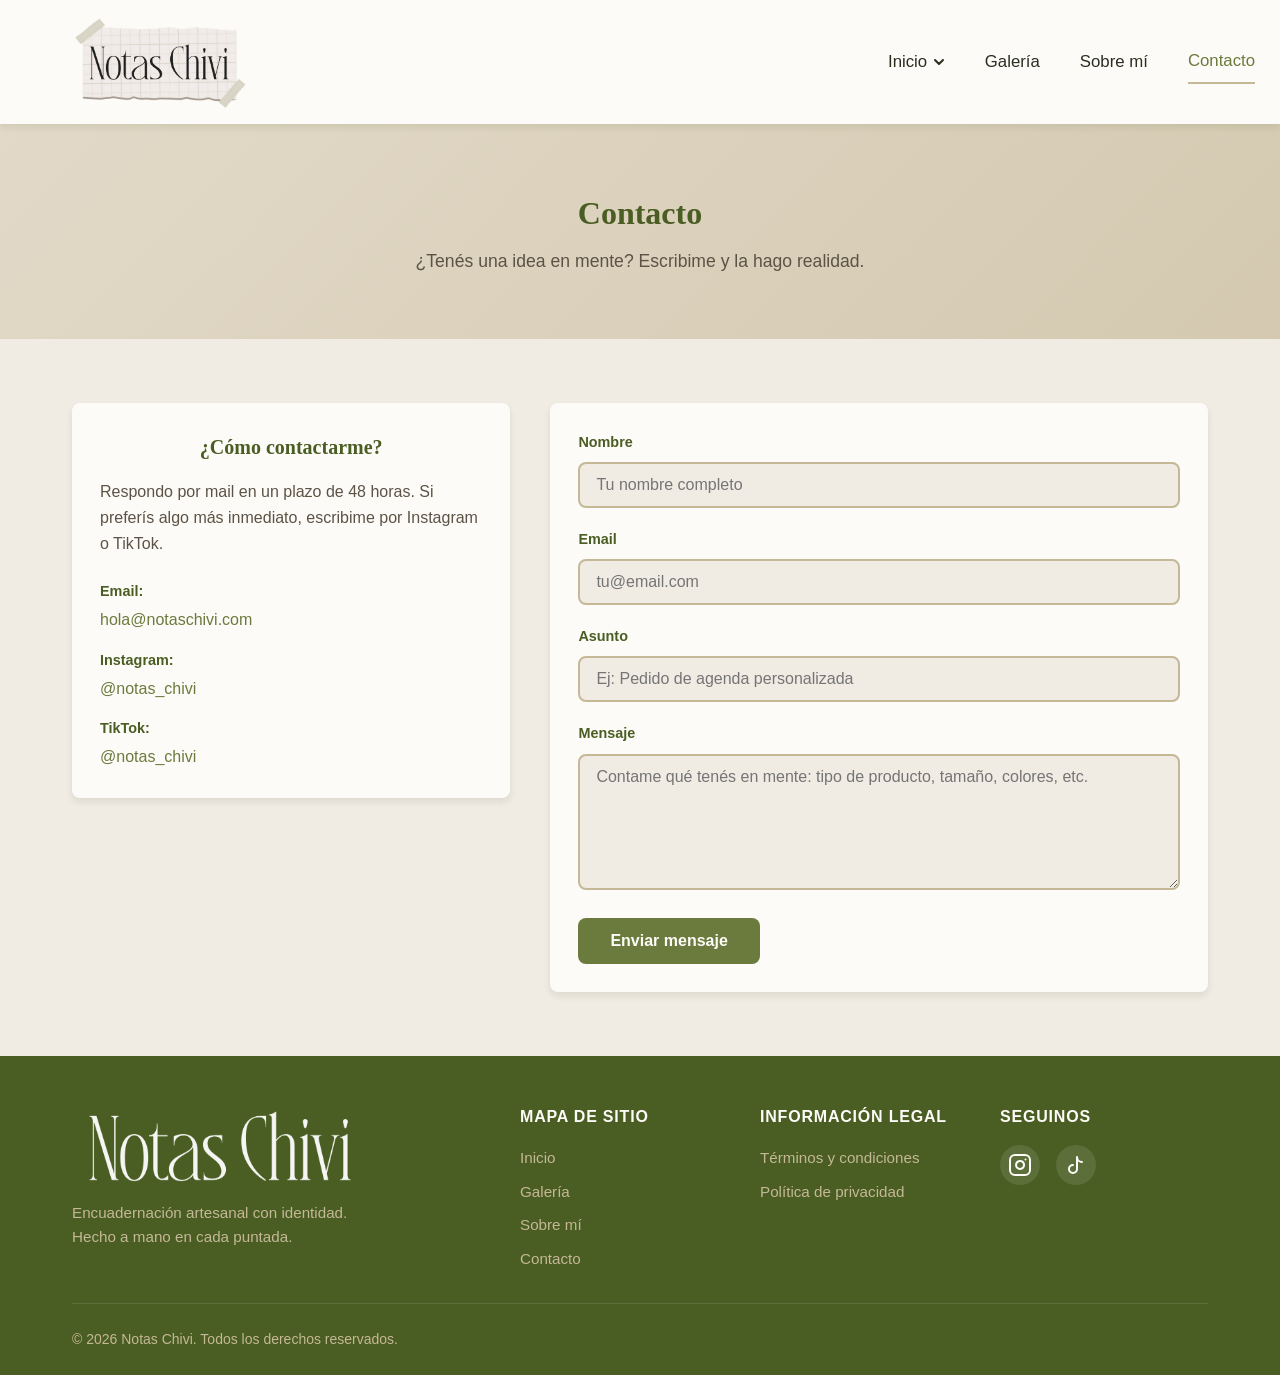
<file: contacto.html>
<!DOCTYPE html>
<html lang="es">
<head>
    <meta charset="UTF-8">
    <meta name="viewport" content="width=device-width, initial-scale=1.0">
    <meta name="description" content="Contacto con Notas Chivi. Pedidos personalizados de encuadernación artesanal.">
    <title>Contacto | Notas Chivi</title>
    <link rel="icon" type="image/webp" href="imagenes/favicom.webp">
    <link rel="stylesheet" href="css/styles.css">
</head>
<body>

    <header class="header">
        <div class="container header__container">
            <a href="index.html" class="logo">
                <img src="imagenes/logoprincipal.png" alt="Notas Chivi" class="logo__img">
            </a>
            <button class="nav-toggle" id="navToggle" aria-label="Abrir menú" aria-expanded="false">
                <span class="hamburger"></span>
            </button>
            <nav class="nav" id="mainNav">
                <ul class="nav__list">
                    <li class="nav__item nav__item--dropdown">
                        <button class="nav__link nav__link--dropdown" aria-expanded="false" aria-haspopup="true">
                            Inicio
                            <svg class="dropdown__arrow" width="12" height="12" viewBox="0 0 12 12" fill="none" stroke="currentColor" stroke-width="2" stroke-linecap="round" stroke-linejoin="round">
                                <polyline points="2 4 6 8 10 4"></polyline>
                            </svg>
                        </button>
                        <ul class="dropdown__menu">
                            <li><a href="index.html#hecho-a-mano" class="dropdown__link">Hecho a mano</a></li>
                            <li><a href="index.html#novedad" class="dropdown__link">Novedad</a></li>
                            <li><a href="index.html#catalogo" class="dropdown__link">Catálogo de productos</a></li>
                            <li><a href="index.html#tecnicas" class="dropdown__link">Nuestras técnicas de encuadernación</a></li>
                            <li><a href="index.html#como-comprar" class="dropdown__link">¿Cómo comprar?</a></li>
                        </ul>
                    </li>
                    <li class="nav__item"><a href="galeria.html" class="nav__link">Galería</a></li>
                    <li class="nav__item"><a href="sobre-mi.html" class="nav__link">Sobre mí</a></li>
                    <li class="nav__item"><a href="contacto.html" class="nav__link nav__link--active">Contacto</a></li>
                </ul>
            </nav>
        </div>
    </header>

    <main>
        <section class="section section--page-header">
            <div class="container">
                <h1 class="page__title">Contacto</h1>
                <p class="page__subtitle">¿Tenés una idea en mente? Escribime y la hago realidad.</p>
            </div>
        </section>

        <section class="section section--contacto">
            <div class="container">
                <div class="contacto__layout">
                    <div class="contacto__info">
                        <h2 class="contacto__subtitle">¿Cómo contactarme?</h2>
                        <p class="contacto__text">Respondo por mail en un plazo de 48 horas. Si preferís algo más inmediato, escribime por Instagram o TikTok.</p>

                        <ul class="contacto__details">
                            <li class="contacto__item">
                                <span class="contacto__label">Email:</span>
                                <a href="mailto:hola@notaschivi.com">hola@notaschivi.com</a>
                            </li>
                            <li class="contacto__item">
                                <span class="contacto__label">Instagram:</span>
                                <a href="https://www.instagram.com/notas_chivi/" target="_blank" rel="noopener noreferrer">@notas_chivi</a>
                            </li>
                            <li class="contacto__item">
                                <span class="contacto__label">TikTok:</span>
                                <a href="https://www.tiktok.com/@notas_chivi" target="_blank" rel="noopener noreferrer">@notas_chivi</a>
                            </li>
                        </ul>
                    </div>

                    <form class="form" action="#" method="POST" novalidate>
                        <div class="form__group">
                            <label for="nombre" class="form__label">Nombre</label>
                            <input type="text" id="nombre" name="nombre" class="form__input" required placeholder="Tu nombre completo">
                        </div>

                        <div class="form__group">
                            <label for="email" class="form__label">Email</label>
                            <input type="email" id="email" name="email" class="form__input" required placeholder="tu@email.com">
                        </div>

                        <div class="form__group">
                            <label for="asunto" class="form__label">Asunto</label>
                            <input type="text" id="asunto" name="asunto" class="form__input" required placeholder="Ej: Pedido de agenda personalizada">
                        </div>

                        <div class="form__group">
                            <label for="mensaje" class="form__label">Mensaje</label>
                            <textarea id="mensaje" name="mensaje" class="form__textarea" rows="6" required placeholder="Contame qué tenés en mente: tipo de producto, tamaño, colores, etc."></textarea>
                        </div>

                        <button type="submit" class="form__button">Enviar mensaje</button>
                    </form>
                </div>
            </div>
        </section>
    </main>

    <footer class="footer">
        <div class="container">
            <div class="footer__grid">
                <div class="footer__brand">
                    <img src="imagenes/logoblanco.png" alt="Notas Chivi" class="footer__logo">
                    <p class="footer__desc">Encuadernación artesanal con identidad. Hecho a mano en cada puntada.</p>
                </div>

                <div class="footer__sitemap">
                    <h4 class="footer__title">Mapa de sitio</h4>
                    <ul class="footer__list">
                        <li><a href="index.html">Inicio</a></li>
                        <li><a href="galeria.html">Galería</a></li>
                        <li><a href="sobre-mi.html">Sobre mí</a></li>
                        <li><a href="contacto.html">Contacto</a></li>
                    </ul>
                </div>

                <div class="footer__legal">
                    <h4 class="footer__title">Información legal</h4>
                    <ul class="footer__list">
                        <li><a href="#">Términos y condiciones</a></li>
                        <li><a href="#">Política de privacidad</a></li>
                    </ul>
                </div>

                <div class="footer__social">
                    <h4 class="footer__title">Seguinos</h4>
                    <div class="social__links">
                        <a href="https://www.instagram.com/notas_chivi/" target="_blank" rel="noopener noreferrer" class="social__link" aria-label="Instagram">
                            <svg width="24" height="24" viewBox="0 0 24 24" fill="none" stroke="currentColor" stroke-width="2" stroke-linecap="round" stroke-linejoin="round"><rect x="2" y="2" width="20" height="20" rx="5" ry="5"></rect><path d="M16 11.37A4 4 0 1 1 12.63 8 4 4 0 0 1 16 11.37z"></path><line x1="17.5" y1="6.5" x2="17.51" y2="6.5"></line></svg>
                        </a>
                        <a href="https://www.tiktok.com/@notas_chivi" target="_blank" rel="noopener noreferrer" class="social__link" aria-label="TikTok">
                            <svg width="24" height="24" viewBox="0 0 24 24" fill="none" stroke="currentColor" stroke-width="2" stroke-linecap="round" stroke-linejoin="round"><path d="M9 12a4 4 0 1 0 4 4V4a5 5 0 0 0 5 5"></path></svg>
                        </a>
                    </div>
                </div>
            </div>

            <div class="footer__bottom">
                <p>&copy; 2026 Notas Chivi. Todos los derechos reservados.</p>
            </div>
        </div>
    </footer>

    <script src="js/script.js"></script>
</body>
</html>
</file>
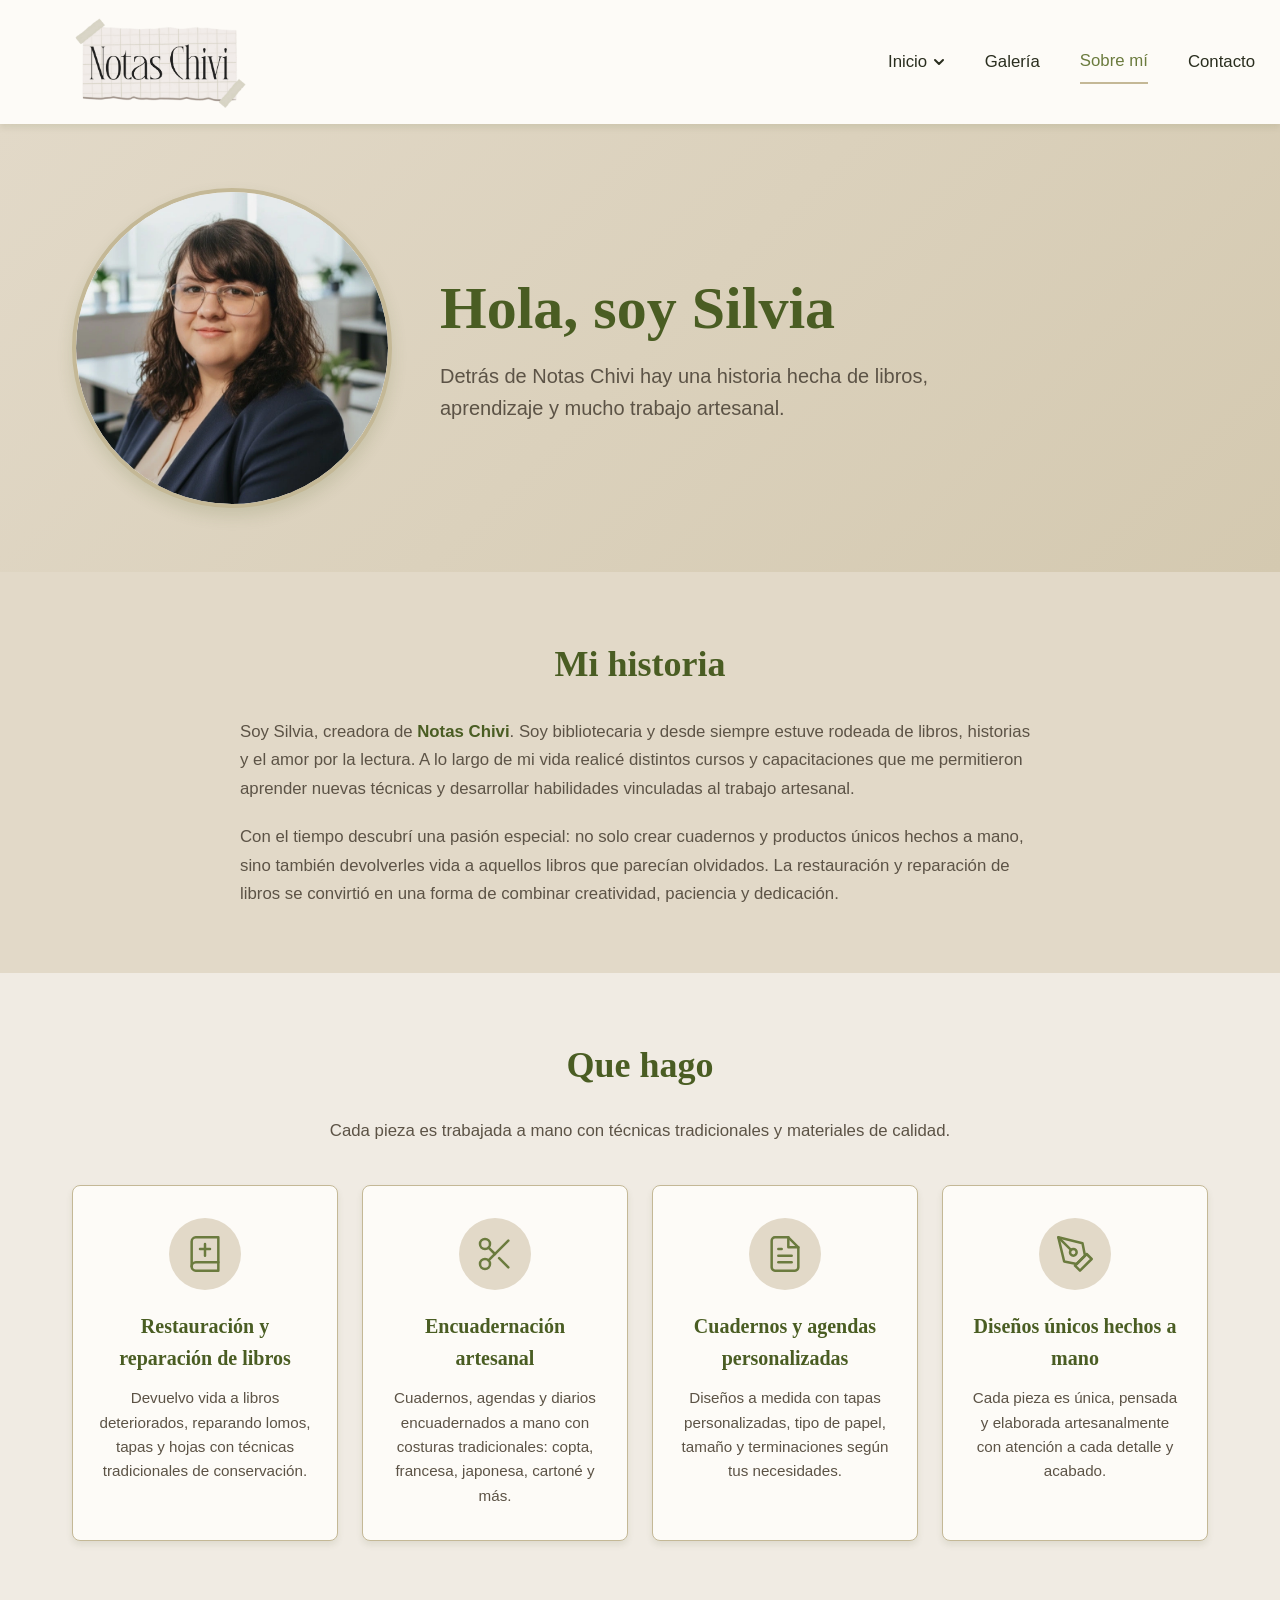
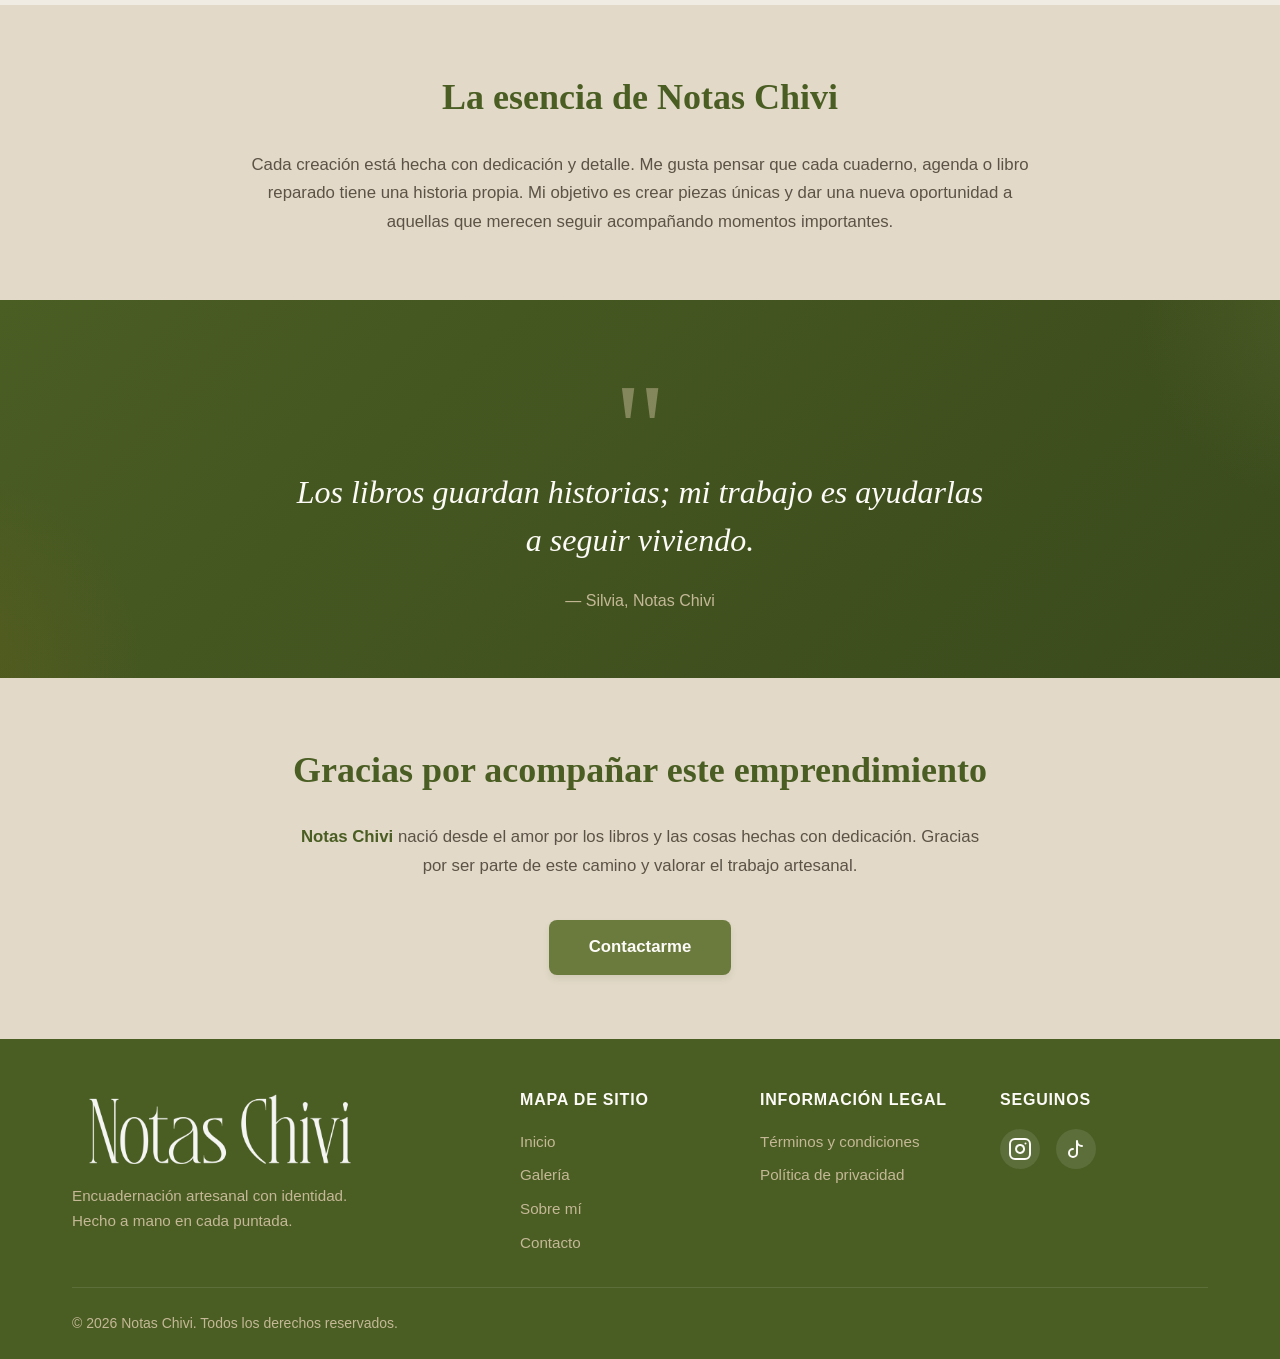
<file: sobre-mi.html>
<!DOCTYPE html>
<html lang="es">

<head>
    <meta charset="UTF-8">
    <meta name="viewport" content="width=device-width, initial-scale=1.0">
    <meta name="description" content="Conocé a Silvia, la creadora de Notas Chivi. Encuadernación artesanal hecha con dedicación y amor por los libros.">
    <title>Sobre mí | Notas Chivi</title>
    <link rel="icon" type="image/webp" href="imagenes/favicom.webp">
    <link rel="stylesheet" href="css/styles.css">
</head>

<body>

    <header class="header">
        <div class="container header__container">
            <a href="index.html" class="logo">
                <img src="imagenes/logoprincipal.png" alt="Notas Chivi" class="logo__img">
            </a>
            <button class="nav-toggle" id="navToggle" aria-label="Abrir menú" aria-expanded="false">
                <span class="hamburger"></span>
            </button>
            <nav class="nav" id="mainNav">
                <ul class="nav__list">
                    <li class="nav__item nav__item--dropdown">
                        <button class="nav__link nav__link--dropdown" aria-expanded="false" aria-haspopup="true">
                            Inicio
                            <svg class="dropdown__arrow" width="12" height="12" viewBox="0 0 12 12" fill="none" stroke="currentColor" stroke-width="2" stroke-linecap="round" stroke-linejoin="round">
                                <polyline points="2 4 6 8 10 4"></polyline>
                            </svg>
                        </button>
                        <ul class="dropdown__menu">
                            <li><a href="index.html#hecho-a-mano" class="dropdown__link">Hecho a mano</a></li>
                            <li><a href="index.html#novedad" class="dropdown__link">Novedad</a></li>
                            <li><a href="index.html#catalogo" class="dropdown__link">Catálogo de productos</a></li>
                            <li><a href="index.html#tecnicas" class="dropdown__link">Nuestras técnicas de encuadernación</a></li>
                            <li><a href="index.html#como-comprar" class="dropdown__link">¿Cómo comprar?</a></li>
                        </ul>
                    </li>
                    <li class="nav__item"><a href="galeria.html" class="nav__link">Galería</a></li>
                    <li class="nav__item"><a href="sobre-mi.html" class="nav__link nav__link--active">Sobre mí</a></li>
                    <li class="nav__item"><a href="contacto.html" class="nav__link">Contacto</a></li>
                </ul>
            </nav>
        </div>
    </header>

    <main>
        <!-- Hero principal: Silvia -->
        <section class="section section--about-hero">
            <div class="container">
                <div class="about-hero__content">
                    <div class="about-hero__image-wrapper scroll-reveal">
                        <div class="about-hero__image-placeholder">
                            <img src="imagenes/silvia.webp" alt="Foto de Silvia, creadora de Notas Chivi" class="about-hero__img" id="silviaFoto" onerror="this.style.display='none'; this.parentElement.classList.add('about-hero__image-placeholder--empty');">
                            <div class="about-hero__placeholder-text">
                                <svg width="48" height="48" viewBox="0 0 24 24" fill="none" stroke="currentColor" stroke-width="1.5" stroke-linecap="round" stroke-linejoin="round"><path d="M20 21v-2a4 4 0 0 0-4-4H8a4 4 0 0 0-4 4v2"></path><circle cx="12" cy="7" r="4"></circle></svg>
                                <span>Foto de Silvia</span>
                            </div>
                        </div>
                    </div>
                    <div class="about-hero__text scroll-reveal">
                        <h1 class="about-hero__title">Hola, soy Silvia</h1>
                        <p class="about-hero__subtitle">Detrás de Notas Chivi hay una historia hecha de libros, aprendizaje y mucho trabajo artesanal.</p>
                    </div>
                </div>
            </div>
        </section>

        <!-- Sección: Mi historia -->
        <section class="section section--historia section--alt" id="mi-historia">
            <div class="container">
                <div class="historia__content scroll-reveal">
                    <h2 class="section__title section__title--centered">Mi historia</h2>
                    <div class="historia__text">
                        <p>Soy Silvia, creadora de <strong>Notas Chivi</strong>. Soy bibliotecaria y desde siempre estuve rodeada de libros, historias y el amor por la lectura. A lo largo de mi vida realicé distintos cursos y capacitaciones que me permitieron aprender nuevas técnicas y desarrollar habilidades vinculadas al trabajo artesanal.</p>
                        <p>Con el tiempo descubrí una pasión especial: no solo crear cuadernos y productos únicos hechos a mano, sino también devolverles vida a aquellos libros que parecían olvidados. La restauración y reparación de libros se convirtió en una forma de combinar creatividad, paciencia y dedicación.</p>
                    </div>
                </div>
            </div>
        </section>

        <!-- Sección: Qué hago -->
        <section class="section section--servicios" id="que-hago">
            <div class="container">
                <h2 class="section__title section__title--centered scroll-reveal">Que hago</h2>
                <p class="section__intro scroll-reveal">Cada pieza es trabajada a mano con técnicas tradicionales y materiales de calidad.</p>

                <div class="servicios__grid">
                    <article class="servicio__card scroll-reveal">
                        <div class="servicio__icon">
                            <svg width="40" height="40" viewBox="0 0 24 24" fill="none" stroke="currentColor" stroke-width="1.5" stroke-linecap="round" stroke-linejoin="round"><path d="M4 19.5A2.5 2.5 0 0 1 6.5 17H20"></path><path d="M6.5 2H20v20H6.5A2.5 2.5 0 0 1 4 19.5v-15A2.5 2.5 0 0 1 6.5 2z"></path><path d="M12 6v7"></path><path d="M9 9h6"></path></svg>
                        </div>
                        <h3 class="servicio__title">Restauración y reparación de libros</h3>
                        <p class="servicio__text">Devuelvo vida a libros deteriorados, reparando lomos, tapas y hojas con técnicas tradicionales de conservación.</p>
                    </article>

                    <article class="servicio__card scroll-reveal">
                        <div class="servicio__icon">
                            <svg width="40" height="40" viewBox="0 0 24 24" fill="none" stroke="currentColor" stroke-width="1.5" stroke-linecap="round" stroke-linejoin="round"><circle cx="6" cy="6" r="3"></circle><circle cx="6" cy="18" r="3"></circle><line x1="20" y1="4" x2="8.12" y2="15.88"></line><line x1="14.47" y1="14.48" x2="20" y2="20"></line><line x1="8.12" y1="8.12" x2="12" y2="12"></line></svg>
                        </div>
                        <h3 class="servicio__title">Encuadernación artesanal</h3>
                        <p class="servicio__text">Cuadernos, agendas y diarios encuadernados a mano con costuras tradicionales: copta, francesa, japonesa, cartoné y más.</p>
                    </article>

                    <article class="servicio__card scroll-reveal">
                        <div class="servicio__icon">
                            <svg width="40" height="40" viewBox="0 0 24 24" fill="none" stroke="currentColor" stroke-width="1.5" stroke-linecap="round" stroke-linejoin="round"><path d="M14 2H6a2 2 0 0 0-2 2v16a2 2 0 0 0 2 2h12a2 2 0 0 0 2-2V8z"></path><polyline points="14 2 14 8 20 8"></polyline><line x1="16" y1="13" x2="8" y2="13"></line><line x1="16" y1="17" x2="8" y2="17"></line><polyline points="10 9 9 9 8 9"></polyline></svg>
                        </div>
                        <h3 class="servicio__title">Cuadernos y agendas personalizadas</h3>
                        <p class="servicio__text">Diseños a medida con tapas personalizadas, tipo de papel, tamaño y terminaciones según tus necesidades.</p>
                    </article>

                    <article class="servicio__card scroll-reveal">
                        <div class="servicio__icon">
                            <svg width="40" height="40" viewBox="0 0 24 24" fill="none" stroke="currentColor" stroke-width="1.5" stroke-linecap="round" stroke-linejoin="round"><path d="M12 19l7-7 3 3-7 7-3-3z"></path><path d="M18 13l-1.5-7.5L2 2l3.5 14.5L13 18l5-5z"></path><path d="M2 2l7.586 7.586"></path><circle cx="11" cy="11" r="2"></circle></svg>
                        </div>
                        <h3 class="servicio__title">Diseños únicos hechos a mano</h3>
                        <p class="servicio__text">Cada pieza es única, pensada y elaborada artesanalmente con atención a cada detalle y acabado.</p>
                    </article>
                </div>
            </div>
        </section>

        <!-- Sección: La esencia de Notas Chivi -->
        <section class="section section--esencia section--alt" id="esencia">
            <div class="container">
                <div class="esencia__content scroll-reveal">
                    <h2 class="section__title section__title--centered">La esencia de Notas Chivi</h2>
                    <div class="esencia__text">
                        <p>Cada creación está hecha con dedicación y detalle. Me gusta pensar que cada cuaderno, agenda o libro reparado tiene una historia propia. Mi objetivo es crear piezas únicas y dar una nueva oportunidad a aquellas que merecen seguir acompañando momentos importantes.</p>
                    </div>
                </div>
            </div>
        </section>

        <!-- Frase destacada -->
        <section class="section section--frase">
            <div class="container">
                <blockquote class="frase-destacada scroll-reveal">
                    <span class="frase-destacada__comilla">"</span>
                    <p class="frase-destacada__texto">Los libros guardan historias; mi trabajo es ayudarlas a seguir viviendo.</p>
                    <footer class="frase-destacada__autor">— Silvia, Notas Chivi</footer>
                </blockquote>
            </div>
        </section>

        <!-- Sección final: Agradecimiento -->
        <section class="section section--agradecimiento section--alt">
            <div class="container">
                <div class="agradecimiento__content scroll-reveal">
                    <h2 class="section__title section__title--centered">Gracias por acompañar este emprendimiento</h2>
                    <div class="agradecimiento__text">
                        <p><strong>Notas Chivi</strong> nació desde el amor por los libros y las cosas hechas con dedicación. Gracias por ser parte de este camino y valorar el trabajo artesanal.</p>
                    </div>
                    <a href="contacto.html" class="hero__cta agradecimiento__cta">Contactarme</a>
                </div>
            </div>
        </section>
    </main>

    <footer class="footer">
        <div class="container">
            <div class="footer__grid">
                <div class="footer__brand">
                    <img src="imagenes/logoblanco.png" alt="Notas Chivi" class="footer__logo">
                    <p class="footer__desc">Encuadernación artesanal con identidad. Hecho a mano en cada puntada.</p>
                </div>

                <div class="footer__sitemap">
                    <h4 class="footer__title">Mapa de sitio</h4>
                    <ul class="footer__list">
                        <li><a href="index.html">Inicio</a></li>
                        <li><a href="galeria.html">Galería</a></li>
                        <li><a href="sobre-mi.html">Sobre mí</a></li>
                        <li><a href="contacto.html">Contacto</a></li>
                    </ul>
                </div>

                <div class="footer__legal">
                    <h4 class="footer__title">Información legal</h4>
                    <ul class="footer__list">
                        <li><a href="#">Términos y condiciones</a></li>
                        <li><a href="#">Política de privacidad</a></li>
                    </ul>
                </div>

                <div class="footer__social">
                    <h4 class="footer__title">Seguinos</h4>
                    <div class="social__links">
                        <a href="https://www.instagram.com/notas_chivi/" target="_blank" rel="noopener noreferrer" class="social__link" aria-label="Instagram">
                            <svg width="24" height="24" viewBox="0 0 24 24" fill="none" stroke="currentColor" stroke-width="2" stroke-linecap="round" stroke-linejoin="round"><rect x="2" y="2" width="20" height="20" rx="5" ry="5"></rect><path d="M16 11.37A4 4 0 1 1 12.63 8 4 4 0 0 1 16 11.37z"></path><line x1="17.5" y1="6.5" x2="17.51" y2="6.5"></line></svg>
                        </a>
                        <a href="https://www.tiktok.com/@notas_chivi" target="_blank" rel="noopener noreferrer" class="social__link" aria-label="TikTok">
                            <svg width="24" height="24" viewBox="0 0 24 24" fill="none" stroke="currentColor" stroke-width="2" stroke-linecap="round" stroke-linejoin="round"><path d="M9 12a4 4 0 1 0 4 4V4a5 5 0 0 0 5 5"></path></svg>
                        </a>
                    </div>
                </div>
            </div>

            <div class="footer__bottom">
                <p>&copy; 2026 Notas Chivi. Todos los derechos reservados.</p>
            </div>
        </div>
    </footer>

    <script src="js/script.js"></script>
</body>

</html>
</file>
<file: css/styles.css>
/* ========================================
   NOTAS CHIVI - STYLESHEET
   Paleta: Verde Militar + Marrón
   Mobile First | Flexbox & Grid
   ======================================== */

/* Variables de color */
:root {
    --color-primary: #4A5D23;
    --color-secondary: #6B7B3E;
    --color-accent: #8B6914;
    --color-accent-light: #C4B896;
    --color-bg: #F0EBE3;
    --color-bg-alt: #E2D9C8;
    --color-text: #2A2E1F;
    --color-text-light: #5C5346;
    --color-white: #FDFBF7;
    --color-border: #C4B896;

    --font-main: 'Segoe UI', Tahoma, Geneva, Verdana, sans-serif;
    --font-heading: Georgia, 'Times New Roman', serif;

    --transition: all 0.3s ease;
    --shadow: 0 4px 6px rgba(74, 93, 35, 0.1);
    --shadow-hover: 0 8px 16px rgba(74, 93, 35, 0.15);
    --radius: 8px;
}

/* Reset básico */
*, *::before, *::after {
    box-sizing: border-box;
    margin: 0;
    padding: 0;
}

html {
    scroll-behavior: smooth;
    font-size: 16px;
}

body {
    font-family: var(--font-main);
    color: var(--color-text);
    background-color: var(--color-bg);
    line-height: 1.6;
    -webkit-font-smoothing: antialiased;
}

img {
    max-width: 100%;
    height: auto;
    display: block;
}

a {
    color: inherit;
    text-decoration: none;
}

ul {
    list-style: none;
}

/* Utilidades */
.container {
    width: 100%;
    max-width: 1200px;
    margin: 0 auto;
    padding: 0 1.25rem;
}

/* ========================================
   HEADER & NAVEGACIÓN (Mobile First)
   ======================================== */
.header {
    background-color: var(--color-white);
    box-shadow: var(--shadow);
    position: sticky;
    top: 0;
    z-index: 2000;
    padding: 0.5rem 0;
}

.header__container {
    display: flex;
    justify-content: space-between;
    align-items: center;
}

/* Logo */
.logo {
    display: flex;
    align-items: center;
    transition: var(--transition);
}

.logo__img {
    height: 80px;
    width: auto;
    max-width: 220px;
    object-fit: contain;
    display: block;
}

.logo:hover {
    transform: scale(1.02);
}

/* ========================================
   MENÚ HAMBURGUESA
   ======================================== */
.nav-toggle {
    display: block;
    background: none;
    border: none;
    cursor: pointer;
    width: 3rem;
    height: 3rem;
    position: relative;
    z-index: 2200;
    padding: 0.5rem;
}

.hamburger,
.hamburger::before,
.hamburger::after {
    display: block;
    width: 1.75rem;
    height: 2.5px;
    background-color: var(--color-primary);
    position: absolute;
    left: 50%;
    transform: translateX(-50%);
    transition: var(--transition);
    border-radius: 2px;
}

.hamburger {
    top: 50%;
    transform: translate(-50%, -50%);
}

.hamburger::before {
    content: '';
    top: -7px;
}

.hamburger::after {
    content: '';
    top: 7px;
}

.nav-toggle[aria-expanded="true"] .hamburger {
    background-color: transparent;
}

.nav-toggle[aria-expanded="true"] .hamburger::before {
    top: 0;
    transform: translateX(-50%) rotate(45deg);
}

.nav-toggle[aria-expanded="true"] .hamburger::after {
    top: 0;
    transform: translateX(-50%) rotate(-45deg);
}

/* ========================================
   NAVEGACIÓN MOBILE - PANEL LATERAL
   ======================================== */
.nav {
    position: fixed;
    top: 0;
    right: -100%;
    width: 75%;
    max-width: 320px;
    height: 100vh;
    height: 100dvh;
    background-color: var(--color-white);
    box-shadow: -4px 0 20px rgba(0,0,0,0.2);
    padding: 6rem 2rem 2rem;
    transition: right 0.35s cubic-bezier(0.4, 0, 0.2, 1);
    z-index: 2100;
    overflow-y: auto;
}

.nav.active {
    right: 0;
}

.nav__list {
    display: flex;
    flex-direction: column;
    gap: 0.5rem;
}

.nav__item {
    border-bottom: 1px solid var(--color-border);
}

.nav__link {
    font-size: 1.25rem;
    font-weight: 500;
    color: var(--color-text);
    padding: 1rem 0;
    display: block;
    transition: var(--transition);
    position: relative;
    pointer-events: auto;
    cursor: pointer;
    background: none;
    border: none;
    width: 100%;
    text-align: left;
    font-family: inherit;
}

.nav__link:hover,
.nav__link--active {
    color: var(--color-secondary);
    padding-left: 0.75rem;
}

/* ========================================
   DROPDOWN / DESPLEGABLE - MOBILE
   ======================================== */
.nav__item--dropdown {
    border-bottom: 1px solid var(--color-border);
}

.nav__link--dropdown {
    display: flex;
    justify-content: space-between;
    align-items: center;
    width: 100%;
}

.dropdown__arrow {
    transition: transform 0.3s ease;
    flex-shrink: 0;
    margin-left: 0.5rem;
}

.nav__link--dropdown[aria-expanded="true"] .dropdown__arrow {
    transform: rotate(180deg);
}

.dropdown__menu {
    max-height: 0;
    overflow: hidden;
    transition: max-height 0.35s cubic-bezier(0.4, 0, 0.2, 1), opacity 0.3s ease;
    opacity: 0;
    padding-left: 1rem;
    border-left: 2px solid var(--color-border);
    margin-left: 0.5rem;
    margin-top: 0;
}

.dropdown__menu.active {
    max-height: 400px;
    opacity: 1;
    margin-top: 0.5rem;
    margin-bottom: 0.5rem;
}

.dropdown__link {
    display: block;
    padding: 0.65rem 0.75rem;
    font-size: 1rem;
    color: var(--color-text-light);
    border-bottom: 1px solid rgba(196, 184, 150, 0.4);
    transition: var(--transition);
    line-height: 1.4;
}

.dropdown__link:last-child {
    border-bottom: none;
}

.dropdown__link:hover {
    color: var(--color-secondary);
    padding-left: 1.25rem;
}

/* ========================================
   OVERLAY
   ======================================== */
.nav-overlay {
    position: fixed;
    top: 0;
    left: 0;
    right: 0;
    bottom: 0;
    background-color: rgba(42, 46, 31, 0.65);
    z-index: 1080;
    opacity: 0;
    visibility: hidden;
    transition: opacity 0.3s ease, visibility 0.3s ease;
    pointer-events: none;
}

.nav-overlay.active {
    opacity: 1;
    visibility: visible;
    pointer-events: auto;
}

/* ========================================
   HERO
   ======================================== */
.hero {
    position: relative;
    min-height: 85vh;
    display: flex;
    align-items: center;
    justify-content: center;
    overflow: hidden;
}

.hero__bg {
    position: absolute;
    inset: 0;
    z-index: 1;
}

.hero__bg-img {
    width: 100%;
    height: 100%;
    object-fit: cover;
    object-position: center;
}

/* Hero background subtle zoom */
.hero__bg-img {
    animation: heroZoom 20s ease-in-out infinite alternate;
}

@keyframes heroZoom {
    0% {
        transform: scale(1);
    }
    100% {
        transform: scale(1.08);
    }
}


.hero__gradient {
    position: absolute;
    inset: 0;
    background: linear-gradient(
        135deg,
        rgba(240, 235, 227, 0.88) 0%,
        rgba(196, 184, 150, 0.78) 45%,
        rgba(226, 217, 200, 0.88) 100%
    );
    z-index: 2;
}

.hero__content {
    position: relative;
    z-index: 3;
    text-align: center;
    padding: 2rem 1rem;
}

.hero__title {
    font-family: var(--font-heading);
    font-size: 2.25rem;
    color: var(--color-primary);
    margin-bottom: 1rem;
    line-height: 1.2;
    text-shadow: 0 2px 4px rgba(255,255,255,0.5);
}

.hero__subtitle {
    font-size: 1.125rem;
    color: var(--color-text);
    margin-bottom: 2rem;
    max-width: 600px;
    margin-left: auto;
    margin-right: auto;
    text-shadow: 0 1px 2px rgba(255,255,255,0.5);
}

.hero__cta {
    display: inline-block;
    background-color: var(--color-secondary);
    color: var(--color-white);
    padding: 0.875rem 2.5rem;
    border-radius: var(--radius);
    font-weight: 600;
    font-size: 1.05rem;
    transition: var(--transition);
    box-shadow: var(--shadow);
}

.hero__cta:hover {
    background-color: var(--color-primary);
    transform: translateY(-2px);
    box-shadow: var(--shadow-hover);
}

/* ========================================
   ANIMACIONES HERO - ENTRADA
   ======================================== */
.hero__title {
    opacity: 0;
    transform: translateY(30px);
    animation: heroFadeUp 1s ease forwards;
    animation-delay: 0.2s;
}

.hero__subtitle {
    opacity: 0;
    transform: translateY(30px);
    animation: heroFadeUp 1s ease forwards;
    animation-delay: 0.5s;
}

.hero__cta {
    display: inline-block;
    background-color: var(--color-secondary);
    color: var(--color-white);
    padding: 0.875rem 2.5rem;
    border-radius: var(--radius);
    font-weight: 600;
    font-size: 1.05rem;
    transition: var(--transition);
    box-shadow: var(--shadow);
    /* Forzamos explícitamente a que sea visible y sin transformaciones previas */
    opacity: 1; 
    transform: none; 
    animation: none; 
}

@keyframes heroFadeUp {
    to {
        opacity: 1;
        transform: translateY(0);
    }
}

/* Subtle floating animation for CTA */
.hero__cta:hover {
    background-color: var(--color-primary);
    transform: translateY(-2px);
    box-shadow: var(--shadow-hover);
    animation: none;
}

@keyframes heroPulse {
    0%, 100% {
        transform: translateY(-2px);
    }
    50% {
        transform: translateY(-6px);
    }
}


/* ========================================
   SECCIONES GENERALES
   ======================================== */
.section {
    padding: 3rem 0;
}

.section--alt {
    background-color: var(--color-bg-alt);
}

.section__title {
    font-family: var(--font-heading);
    font-size: 1.75rem;
    color: var(--color-primary);
    margin-bottom: 1.5rem;
    text-align: left;
}

.section__title--centered {
    text-align: center;
}

.section__intro {
    text-align: center;
    color: var(--color-text-light);
    margin-bottom: 2.5rem;
    font-size: 1.05rem;
    max-width: 700px;
    margin-left: auto;
    margin-right: auto;
}

p, li, .card__text, .info__text, .contacto__text {
    text-align: left;
}

h1, h2, h3, .hero__title, .hero__subtitle, .section__title--centered, .page__title, .page__subtitle {
    text-align: center;
}

/* ========================================
   ABOUT
   ======================================== */
.about__content {
    display: flex;
    flex-direction: column;
    gap: 2rem;
}

.about__text p {
    margin-bottom: 1rem;
    color: var(--color-text-light);
    font-size: 1.05rem;
}

.about__text strong {
    color: var(--color-primary);
}

.about__image {
    border-radius: var(--radius);
    overflow: hidden;
    box-shadow: var(--shadow);
    cursor: zoom-in;
}

.about__image img {
    width: 100%;
    object-fit: cover;
    transition: transform 0.5s ease;
}

.about__image:hover img {
    transform: scale(1.03);
}

/* ========================================
   SISTEMA DE DISCOS
   ======================================== */
.section--discos {
    background: linear-gradient(135deg, var(--color-bg-alt) 0%, #D4C9B0 100%);
}

.discos__content {
    display: flex;
    flex-direction: column;
    gap: 2rem;
    align-items: center;
}

.discos__image {
    width: 100%;
    max-width: 420px;
    border-radius: var(--radius);
    overflow: hidden;
    box-shadow: var(--shadow-hover);
    cursor: zoom-in;
}

.discos__image img {
    width: 100%;
    height: auto;
    object-fit: cover;
    transition: transform 0.4s ease;
}

.discos__image:hover img {
    transform: scale(1.03);
}

.discos__text {
    max-width: 600px;
}

.discos__text p {
    color: var(--color-text-light);
    margin-bottom: 1rem;
    font-size: 1.05rem;
}

.discos__badge {
    display: inline-block;
    background-color: var(--color-accent);
    color: var(--color-white);
    padding: 0.35rem 1rem;
    border-radius: 20px;
    font-size: 0.8rem;
    font-weight: 700;
    text-transform: uppercase;
    letter-spacing: 0.05em;
    margin-bottom: 1rem;
}

/* ========================================
   ANIMACIONES NOVEDAD - SCROLL REVEAL
   ======================================== */
.discos__image {
    opacity: 0;
    transform: translateX(-40px);
    transition: opacity 0.8s ease, transform 0.8s ease;
}

.discos__image.revealed {
    opacity: 1;
    transform: translateX(0);
}

.discos__text {
    opacity: 0;
    transform: translateX(40px);
    transition: opacity 0.8s ease 0.2s, transform 0.8s ease 0.2s;
}

.discos__text.revealed {
    opacity: 1;
    transform: translateX(0);
}

.discos__badge {
    display: inline-block;
    animation: badgePulse 2.5s ease-in-out infinite;
}

@keyframes badgePulse {
    0%, 100% {
        transform: scale(1);
        box-shadow: 0 0 0 0 rgba(139, 105, 20, 0.4);
    }
    50% {
        transform: scale(1.05);
        box-shadow: 0 0 0 8px rgba(139, 105, 20, 0);
    }
}


/* ========================================
   GRID & CARDS
   ======================================== */
.grid {
    display: grid;
    gap: 1.5rem;
}

.grid--4 {
        grid-template-columns: 1fr;
    }

.card {
    background-color: var(--color-white);
    border-radius: var(--radius);
    padding: 1.5rem;
    box-shadow: var(--shadow);
    transition: var(--transition);
    border: 1px solid var(--color-border);
    overflow: hidden;
}

.card:hover {
    transform: translateY(-4px);
    box-shadow: var(--shadow-hover);
}

.card__thumb {
    display: block;
    width: 100%;
    max-width: 160px;
    height: 100px;
    margin: 0 auto 0.75rem;
    border-radius: var(--radius);
    overflow: hidden;
    cursor: zoom-in;
    box-shadow: 0 2px 4px rgba(0,0,0,0.08);
}

.card__thumb img {
    width: 100%;
    height: 100%;
    object-fit: cover;
    transition: transform 0.4s ease;
}

.card:hover .card__thumb img {
    transform: scale(1.05);
}

.card--costura {
    text-align: center;
}

.card__icon {
    font-size: 2rem;
    color: var(--color-secondary);
    margin-bottom: 0.75rem;
}

.card__title {
    font-family: var(--font-heading);
    font-size: 1.25rem;
    color: var(--color-primary);
    margin-bottom: 0.75rem;
    text-align: center;
}

.card__text {
    font-size: 0.95rem;
    color: var(--color-text-light);
    line-height: 1.6;
}

.card--producto {
    padding: 0;
    overflow: hidden;
}

.card--producto .card__image {
    display: block;
    width: 85%;
    max-width: 280px;
    height: 180px;
    margin: 1.25rem auto 0;
    border-radius: var(--radius);
    overflow: hidden;
    cursor: zoom-in;
}

.card--producto .card__image img {
    width: 100%;
    height: 100%;
    object-fit: cover;
    object-position: center;
    transition: transform 0.4s ease;
}

.card--producto:hover .card__image img {
    transform: scale(1.05);
}

.card__body {
    padding: 1.5rem;
}

/* ========================================
   INFO DE COMPRA
   ======================================== */
.info__grid {
    display: grid;
    gap: 2rem;
}

.info__block {
    background-color: var(--color-white);
    padding: 1.75rem;
    border-radius: var(--radius);
    box-shadow: var(--shadow);
}

.info__subtitle {
    font-family: var(--font-heading);
    font-size: 1.25rem;
    color: var(--color-primary);
    margin-bottom: 1.25rem;
    text-align: center;
}

.info__list--icons {
    display: flex;
    flex-direction: column;
    gap: 1.25rem;
}

.info__list--icons li {
    display: flex;
    align-items: flex-start;
    gap: 1rem;
    text-align: left;
}

.info__icon {
    flex-shrink: 0;
    width: 48px;
    height: 48px;
    display: flex;
    align-items: center;
    justify-content: center;
    background-color: var(--color-bg-alt);
    border-radius: 50%;
    color: var(--color-secondary);
}

.info__icon svg {
    width: 24px;
    height: 24px;
}

.info__item-text {
    display: flex;
    flex-direction: column;
    gap: 0.25rem;
}

.info__item-text strong {
    color: var(--color-primary);
    font-size: 1.05rem;
}

.info__item-text span {
    color: var(--color-text-light);
    font-size: 0.95rem;
}

.info__delivery {
    display: flex;
    flex-direction: column;
    gap: 1rem;
    align-items: center;
}

.info__delivery-icon {
    color: var(--color-secondary);
    margin-bottom: 0.5rem;
}

.info__text {
    color: var(--color-text-light);
    margin-bottom: 0.75rem;
}

/* ========================================
   GALERÍA
   ======================================== */
.section--page-header {
    background: linear-gradient(135deg, var(--color-bg-alt) 0%, #D4C9B0 100%);
    padding: 3rem 0;
    text-align: center;
}

.page__title {
    font-family: var(--font-heading);
    font-size: 2rem;
    color: var(--color-primary);
    margin-bottom: 0.5rem;
}

.page__subtitle {
    color: var(--color-text-light);
    font-size: 1.1rem;
}

.gallery__grid {
    display: grid;
    grid-template-columns: repeat(2, 1fr);
    gap: 1rem;
}

.gallery__item {
    position: relative;
    display: block;
    border-radius: var(--radius);
    overflow: hidden;
    aspect-ratio: 1 / 1;
    box-shadow: var(--shadow);
}

.gallery__item img {
    width: 100%;
    height: 100%;
    object-fit: cover;
    transition: transform 0.4s ease;
}

.gallery__overlay {
    position: absolute;
    inset: 0;
    background-color: rgba(74, 93, 35, 0.6);
    display: flex;
    align-items: center;
    justify-content: center;
    opacity: 0;
    transition: var(--transition);
}

.gallery__icon {
    color: var(--color-white);
    font-size: 2rem;
    font-weight: 300;
    transform: scale(0.8);
    transition: transform 0.3s ease;
}

.gallery__item:hover .gallery__overlay {
    opacity: 1;
}

.gallery__item:hover .gallery__icon {
    transform: scale(1);
}

.gallery__item:hover img {
    transform: scale(1.08);
}

/* ========================================
   CONTACTO & FORMULARIO
   ======================================== */
.contacto__layout {
    display: grid;
    gap: 2.5rem;
}

.contacto__info {
    background-color: var(--color-white);
    padding: 1.75rem;
    border-radius: var(--radius);
    box-shadow: var(--shadow);
    align-self: start;
}

.contacto__subtitle {
    font-family: var(--font-heading);
    font-size: 1.25rem;
    color: var(--color-primary);
    margin-bottom: 1rem;
    text-align: center;
}

.contacto__text {
    color: var(--color-text-light);
    margin-bottom: 1.5rem;
}

.contacto__details {
    display: flex;
    flex-direction: column;
    gap: 1rem;
}

.contacto__item {
    display: flex;
    flex-direction: column;
    gap: 0.25rem;
}

.contacto__label {
    font-weight: 600;
    color: var(--color-primary);
    font-size: 0.9rem;
}

.contacto__item a {
    color: var(--color-secondary);
    transition: var(--transition);
}

.contacto__item a:hover {
    color: var(--color-primary);
    text-decoration: underline;
}

.form {
    background-color: var(--color-white);
    padding: 1.75rem;
    border-radius: var(--radius);
    box-shadow: var(--shadow);
    display: flex;
    flex-direction: column;
    gap: 1.25rem;
}

.form__group {
    display: flex;
    flex-direction: column;
    gap: 0.5rem;
}

.form__label {
    font-weight: 600;
    color: var(--color-primary);
    font-size: 0.9rem;
}

.form__input,
.form__textarea {
    width: 100%;
    padding: 0.75rem 1rem;
    border: 2px solid var(--color-border);
    border-radius: var(--radius);
    font-family: inherit;
    font-size: 1rem;
    color: var(--color-text);
    background-color: var(--color-bg);
    transition: var(--transition);
}

.form__input:focus,
.form__textarea:focus {
    outline: none;
    border-color: var(--color-accent-light);
    background-color: var(--color-white);
    box-shadow: 0 0 0 3px rgba(107, 123, 62, 0.15);
}

.form__textarea {
    resize: vertical;
    min-height: 120px;
}

.form__button {
    background-color: var(--color-secondary);
    color: var(--color-white);
    border: none;
    padding: 0.875rem 2rem;
    border-radius: var(--radius);
    font-size: 1rem;
    font-weight: 600;
    cursor: pointer;
    transition: var(--transition);
    align-self: flex-start;
    margin-top: 0.5rem;
}

.form__button:hover {
    background-color: var(--color-primary);
    transform: translateY(-2px);
    box-shadow: var(--shadow-hover);
}

/* ========================================
   FOOTER
   ======================================== */
.footer {
    background-color: var(--color-primary);
    color: var(--color-bg-alt);
    padding: 3rem 0 1.5rem;
}

.footer__grid {
    display: grid;
    grid-template-columns: 1fr;
    gap: 2rem;
    margin-bottom: 2rem;
}

.footer__brand {
    max-width: 300px;
}

.footer__logo {
    height: 70px;
    width: auto;
    margin-bottom: 0.75rem;
    filter: brightness(0) invert(1);
    opacity: 0.95;
}

.footer__desc {
    color: var(--color-border);
    font-size: 0.95rem;
    text-align: left;
}

.footer__title {
    color: var(--color-white);
    font-size: 1rem;
    font-weight: 600;
    margin-bottom: 1rem;
    text-transform: uppercase;
    letter-spacing: 0.05em;
}

.footer__list {
    display: flex;
    flex-direction: column;
    gap: 0.5rem;
}

.footer__list a {
    color: var(--color-border);
    transition: var(--transition);
    font-size: 0.95rem;
}

.footer__list a:hover {
    color: var(--color-white);
    padding-left: 0.25rem;
}

.social__links {
    display: flex;
    gap: 1rem;
}

.social__link {
    display: flex;
    align-items: center;
    justify-content: center;
    width: 2.5rem;
    height: 2.5rem;
    border-radius: 50%;
    background-color: rgba(255,255,255,0.1);
    color: var(--color-white);
    transition: var(--transition);
}

.social__link:hover {
    background-color: var(--color-secondary);
    transform: translateY(-3px);
}

.footer__bottom {
    border-top: 1px solid rgba(255,255,255,0.1);
    padding-top: 1.5rem;
    text-align: center;
    font-size: 0.875rem;
    color: var(--color-border);
}

/* ========================================
   ANIMACIONES
   ======================================== */
.fade-in {
    opacity: 0;
    transform: translateY(20px);
    animation: fadeInUp 0.8s ease forwards;
}

.fade-in:nth-child(2) { animation-delay: 0.15s; }
.fade-in:nth-child(3) { animation-delay: 0.3s; }

@keyframes fadeInUp {
    to {
        opacity: 1;
        transform: translateY(0);
    }
}

.scroll-reveal {
    opacity: 0;
    transform: translateY(30px);
    transition: opacity 0.6s ease, transform 0.6s ease;
}

.scroll-reveal.revealed {
    opacity: 1;
    transform: translateY(0);
}

a {
    transition: var(--transition);
}

/* ========================================
   PÁGINA: SOBRE MÍ
   ======================================== */

/* Hero de Silvia */
.section--about-hero {
    background: linear-gradient(135deg, var(--color-bg-alt) 0%, #D4C9B0 100%);
    padding: 3rem 0;
}

.about-hero__content {
    display: flex;
    flex-direction: column;
    align-items: center;
    gap: 2rem;
    text-align: center;
}

.about-hero__image-wrapper {
    flex-shrink: 0;
}

.about-hero__image-placeholder {
    width: 220px;
    height: 220px;
    border-radius: 50%;
    background-color: var(--color-bg);
    border: 4px solid var(--color-border);
    display: flex;
    align-items: center;
    justify-content: center;
    overflow: hidden;
    position: relative;
    box-shadow: var(--shadow-hover);
    transition: var(--transition);
}

.about-hero__image-placeholder:hover {
    transform: scale(1.02);
    box-shadow: 0 12px 24px rgba(74, 93, 35, 0.2);
}

.about-hero__img {
    width: 100%;
    height: 100%;
    object-fit: cover;
    border-radius: 50%;
    position: relative;
    z-index: 2;
}

.about-hero__placeholder-text {
    position: absolute;
    inset: 0;
    display: flex;
    flex-direction: column;
    align-items: center;
    justify-content: center;
    color: var(--color-text-light);
    gap: 0.5rem;
    z-index: 1;
}

.about-hero__placeholder-text svg {
    opacity: 0.5;
}

.about-hero__placeholder-text span {
    font-size: 0.85rem;
    opacity: 0.6;
}

/* Cuando hay imagen cargada, ocultar el placeholder */
.about-hero__image-placeholder:not(.about-hero__image-placeholder--empty) .about-hero__placeholder-text {
    display: none;
}

.about-hero__image-placeholder--empty .about-hero__img {
    display: none;
}

.about-hero__title {
    font-family: var(--font-heading);
    font-size: 2.5rem;
    color: var(--color-primary);
    margin-bottom: 1rem;
    line-height: 1.2;
}

.about-hero__subtitle {
    font-size: 1.15rem;
    color: var(--color-text-light);
    max-width: 500px;
    margin: 0 auto;
    line-height: 1.6;
}

/* Sección Mi Historia */
.historia__content {
    max-width: 800px;
    margin: 0 auto;
}

.historia__text p {
    color: var(--color-text-light);
    font-size: 1.05rem;
    line-height: 1.7;
    margin-bottom: 1.25rem;
    text-align: left;
}

.historia__text p:last-child {
    margin-bottom: 0;
}

.historia__text strong {
    color: var(--color-primary);
}

/* Sección Qué Hago - Servicios */
.servicios__grid {
    display: grid;
    grid-template-columns: 1fr;
    gap: 1.5rem;
}

.servicio__card {
    background-color: var(--color-white);
    border-radius: var(--radius);
    padding: 2rem 1.5rem;
    box-shadow: var(--shadow);
    transition: var(--transition);
    border: 1px solid var(--color-border);
    text-align: center;
    display: flex;
    flex-direction: column;
    align-items: center;
}

.servicio__card:hover {
    transform: translateY(-6px);
    box-shadow: var(--shadow-hover);
    border-color: var(--color-accent-light);
}

.servicio__icon {
    width: 72px;
    height: 72px;
    border-radius: 50%;
    background-color: var(--color-bg-alt);
    display: flex;
    align-items: center;
    justify-content: center;
    color: var(--color-secondary);
    margin-bottom: 1.25rem;
    transition: var(--transition);
}

.servicio__card:hover .servicio__icon {
    background-color: var(--color-secondary);
    color: var(--color-white);
    transform: scale(1.08);
}

.servicio__title {
    font-family: var(--font-heading);
    font-size: 1.25rem;
    color: var(--color-primary);
    margin-bottom: 0.75rem;
    text-align: center;
}

.servicio__text {
    font-size: 0.95rem;
    color: var(--color-text-light);
    line-height: 1.6;
    text-align: center;
}

/* Sección Esencia */
.esencia__content {
    max-width: 800px;
    margin: 0 auto;
}

.esencia__text p {
    color: var(--color-text-light);
    font-size: 1.05rem;
    line-height: 1.7;
    text-align: center;
}

/* Frase Destacada */
.section--frase {
    background: linear-gradient(135deg, var(--color-primary) 0%, #3a4a1c 100%);
    padding: 4rem 0;
    position: relative;
    overflow: hidden;
}

.section--frase::before {
    content: '';
    position: absolute;
    top: -50%;
    right: -20%;
    width: 400px;
    height: 400px;
    background: radial-gradient(circle, rgba(107, 123, 62, 0.25) 0%, transparent 70%);
    pointer-events: none;
}

.section--frase::after {
    content: '';
    position: absolute;
    bottom: -50%;
    left: -20%;
    width: 400px;
    height: 400px;
    background: radial-gradient(circle, rgba(139, 105, 20, 0.2) 0%, transparent 70%);
    pointer-events: none;
}

.frase-destacada {
    position: relative;
    z-index: 2;
    text-align: center;
    max-width: 700px;
    margin: 0 auto;
    border: none;
    padding: 0;
}

.frase-destacada__comilla {
    font-family: var(--font-heading);
    font-size: 6rem;
    color: var(--color-accent-light);
    opacity: 0.5;
    line-height: 1;
    display: block;
    margin-bottom: -1.5rem;
}

.frase-destacada__texto {
    font-family: var(--font-heading);
    font-size: 1.5rem;
    color: var(--color-white);
    line-height: 1.5;
    font-style: italic;
    margin-bottom: 1.5rem;
    text-align: center;
}

.frase-destacada__autor {
    color: var(--color-accent-light);
    font-size: 1rem;
    font-style: normal;
}

/* Sección Agradecimiento */
.agradecimiento__content {
    max-width: 700px;
    margin: 0 auto;
    text-align: center;
}

.agradecimiento__text {
    margin-bottom: 2rem;
}

.agradecimiento__text p {
    color: var(--color-text-light);
    font-size: 1.05rem;
    line-height: 1.7;
    text-align: center;
}

.agradecimiento__text strong {
    color: var(--color-primary);
}

.agradecimiento__cta {
    margin-top: 0.5rem;
}

/* ========================================
   MEDIA QUERIES (Tablet y Desktop)
   ======================================== */
@media (min-width: 768px) {
    .container {
        padding: 0 2rem;
    }

    .logo__img {
        height: 100px;
        max-width: 280px;
    }

    .header {
        padding: 0.75rem 0;
    }

    /* Navegación desktop */
    .nav-toggle {
        display: none;
    }

    .nav {
        position: static;
        width: auto;
        height: auto;
        box-shadow: none;
        padding: 0;
        background: none;
        overflow: visible;
        right: auto;
        transition: none;
    }

    .nav__list {
        flex-direction: row;
        gap: 2.5rem;
        align-items: center;
    }

    .nav__item {
        border-bottom: none;
        position: relative;
        white-space: nowrap;
    }

    .nav__link {
        font-size: 1.05rem;
        padding: 0.5rem 0;
        width: auto;
    }

    .nav__link:hover,
    .nav__link--active {
        padding-left: 0;
        border-bottom: 2px solid var(--color-accent-light);
    }

    .nav-overlay {
        display: none !important;
    }

    /* ========================================
       DROPDOWN - DESKTOP
       ======================================== */
    .nav__item--dropdown {
        position: relative;
    }

    .nav__link--dropdown {
        display: flex;
        align-items: center;
        gap: 0.35rem;
        padding-right: 0;
        background: none;
        border: none;
        cursor: pointer;
        font-family: inherit;
        font-size: 1.05rem;
        font-weight: 500;
        color: var(--color-text);
        width: auto;
    }

    .dropdown__arrow {
        transition: transform 0.3s ease;
        margin-left: 0;
    }

    .nav__link--dropdown[aria-expanded="true"] .dropdown__arrow {
        transform: rotate(180deg);
    }

    .dropdown__menu {
        position: absolute;
        top: calc(100% + 0.75rem);
        left: 50%;
        transform: translateX(-50%) translateY(-10px);
        background-color: var(--color-white);
        border-radius: var(--radius);
        box-shadow: var(--shadow-hover);
        min-width: 280px;
        max-width: 320px;
        padding: 0.5rem 0;
        opacity: 0;
        visibility: hidden;
        transition: opacity 0.25s ease, transform 0.25s ease, visibility 0.25s ease;
        z-index: 2000;
        border: 1px solid var(--color-border);
        max-height: none;
        margin: 0;
        margin-left: 0;
        border-left: none;
        overflow: visible;
    }

    .dropdown__menu.active {
        opacity: 1;
        visibility: visible;
        transform: translateX(-50%) translateY(0);
        max-height: none;
        margin: 0;
        margin-top: 0;
        margin-bottom: 0;
    }

    /* Flecha decorativa del dropdown */
    .dropdown__menu::before {
        content: '';
        position: absolute;
        top: -6px;
        left: 50%;
        transform: translateX(-50%) rotate(45deg);
        width: 12px;
        height: 12px;
        background-color: var(--color-white);
        border-top: 1px solid var(--color-border);
        border-left: 1px solid var(--color-border);
    }

    .dropdown__link {
        display: block;
        padding: 0.65rem 1.25rem;
        font-size: 0.95rem;
        color: var(--color-text-light);
        border-bottom: 1px solid rgba(196, 184, 150, 0.3);
        transition: var(--transition);
        white-space: nowrap;
        text-align: left;
    }

    .dropdown__link:last-child {
        border-bottom: none;
    }

    .dropdown__link:hover {
        color: var(--color-secondary);
        background-color: var(--color-bg);
        padding-left: 1.5rem;
    }

    .hero {
        min-height: 90vh;
    }

    .hero__title {
        font-size: 3.5rem;
    }

    .hero__subtitle {
        font-size: 1.35rem;
    }

    .section {
        padding: 4rem 0;
    }

    .section__title {
        font-size: 2.25rem;
    }

    .about__content {
        flex-direction: row;
        align-items: center;
    }

    .about__text {
        flex: 1;
    }

    .about__image {
        flex: 0 0 45%;
    }

    .grid--2 {
        grid-template-columns: repeat(2, 1fr);
    }

    .grid--4 {
        grid-template-columns: repeat(3, 1fr);
    }

    .card__thumb {
        max-width: 180px;
        height: 110px;
    }

    .discos__content {
        flex-direction: row;
        justify-content: center;
        align-items: center;
        text-align: left;
    }

    .discos__image {
        flex: 0 0 40%;
        max-width: 380px;
    }

    .discos__text {
        flex: 1;
    }

    .info__grid {
        grid-template-columns: repeat(2, 1fr);
    }

    .gallery__grid {
        grid-template-columns: repeat(3, 1fr);
        gap: 1.5rem;
    }

    .contacto__layout {
        grid-template-columns: 1fr 1.5fr;
        align-items: start;
    }

    .footer__grid {
        grid-template-columns: 2fr 1fr 1fr 1fr;
    }

    .footer__logo {
        height: 85px;
    }

    /* ========================================
       SOBRE MÍ - TABLET/DESKTOP
       ======================================== */

    .section--about-hero {
        padding: 4rem 0;
    }

    .about-hero__content {
        flex-direction: row;
        text-align: left;
        gap: 3rem;
    }

    .about-hero__image-placeholder {
        width: 280px;
        height: 280px;
    }

    .about-hero__text {
        flex: 1;
    }

    .about-hero__title {
        font-size: 3.25rem;
        text-align: left;
    }

    .about-hero__subtitle {
        font-size: 1.25rem;
        text-align: left;
        margin: 0;
    }

    .servicios__grid {
        grid-template-columns: repeat(2, 1fr);
    }

    .frase-destacada__texto {
        font-size: 1.85rem;
    }

    .frase-destacada__comilla {
        font-size: 8rem;
    }
}

@media (min-width: 1024px) {
    .grid--4 {
        grid-template-columns: repeat(5, 1fr);
    }

    .hero__title {
        font-size: 4rem;
    }

    .card__thumb {
        max-width: 200px;
        height: 120px;
    }

    /* SOBRE MÍ - DESKTOP */
    .servicios__grid {
        grid-template-columns: repeat(4, 1fr);
    }

    .about-hero__image-placeholder {
        width: 320px;
        height: 320px;
    }

    .about-hero__title {
        font-size: 3.75rem;
    }

    .frase-destacada__texto {
        font-size: 2rem;
    }
}
</file>
